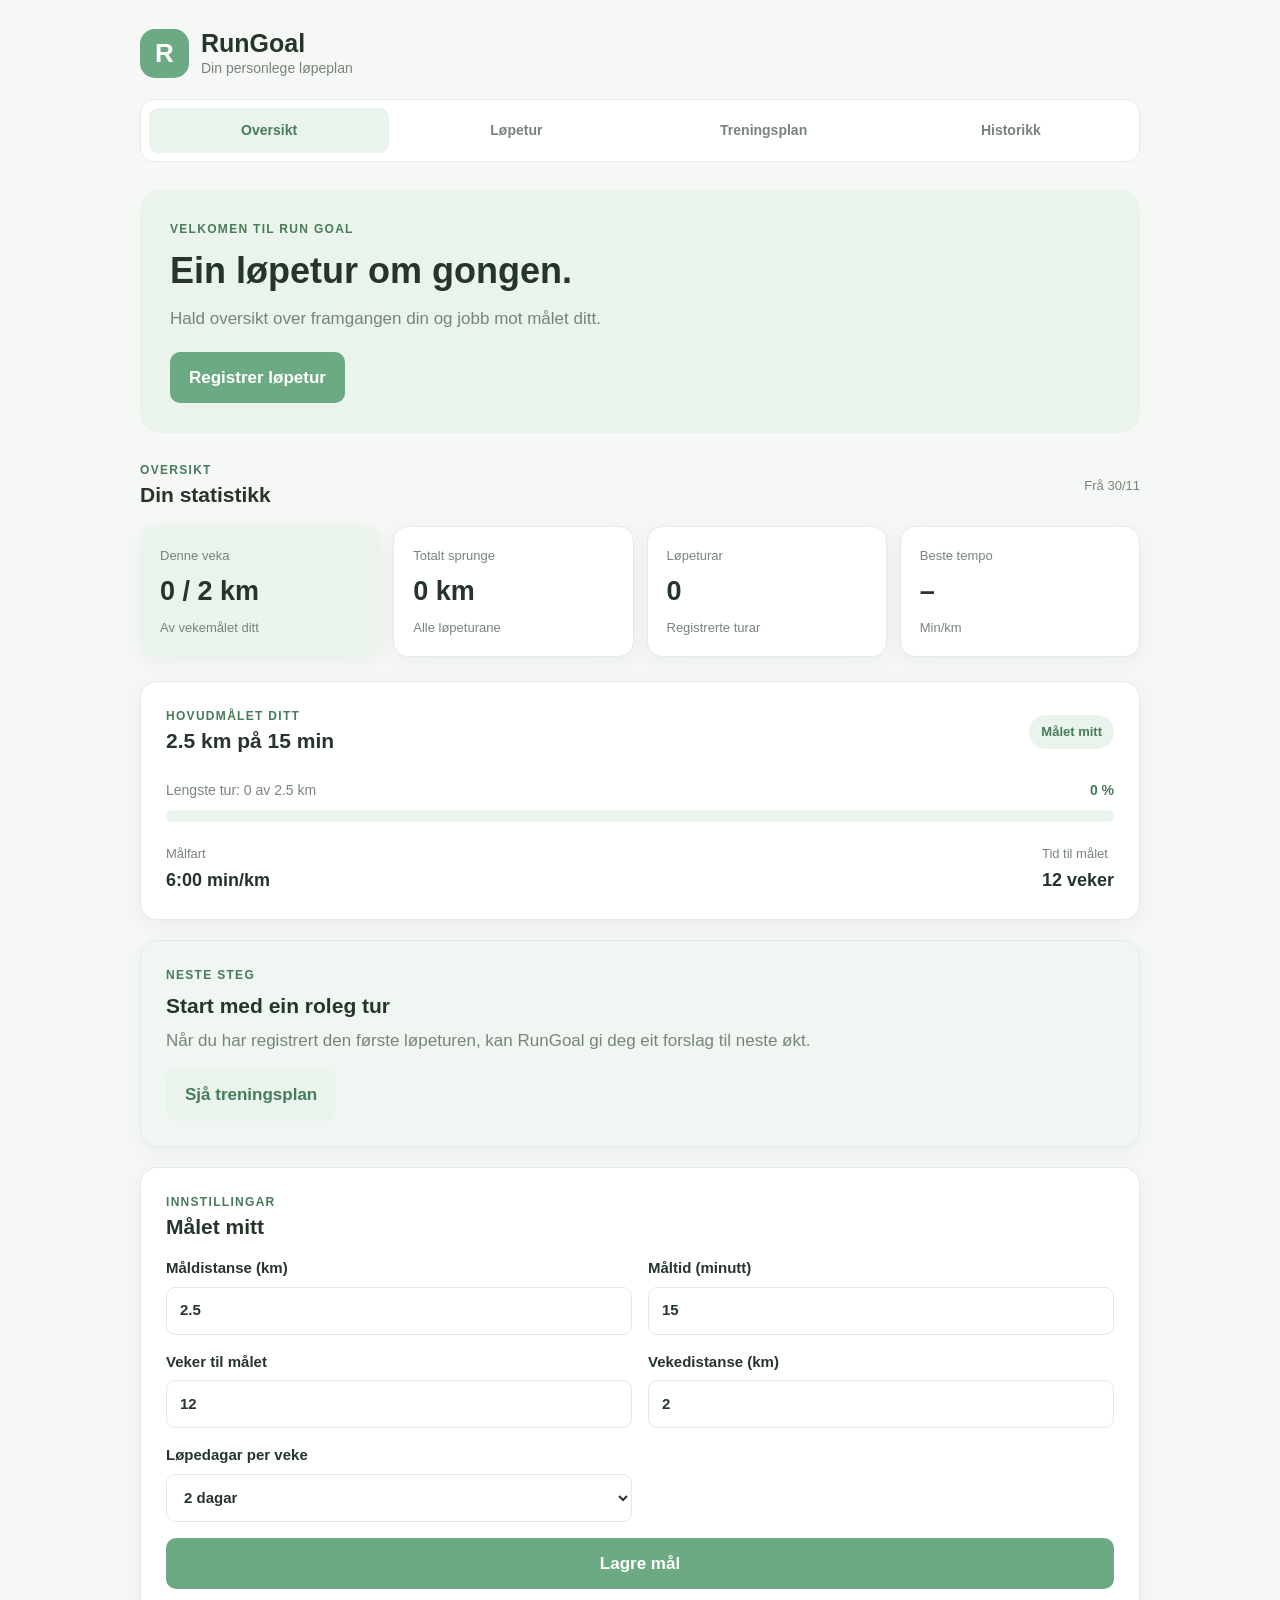
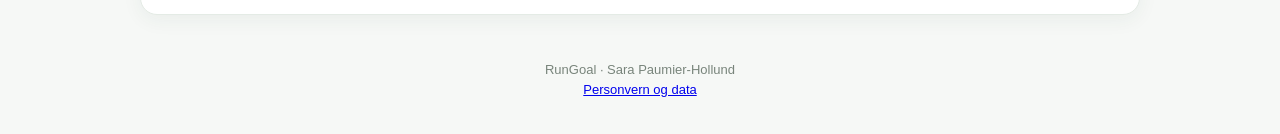
<file: index.html>
<!DOCTYPE html>
<html lang="nn">
<head>
    <meta charset="UTF-8">
    <meta name="viewport" content="width=device-width, initial-scale=1.0">

    <title>RunGoal</title>

    <meta name="theme-color" content="#6caa83">
    <meta name="apple-mobile-web-app-capable" content="yes">
    <meta name="apple-mobile-web-app-title" content="RunGoal">
    <meta name="apple-mobile-web-app-status-bar-style" content="default">

    <link rel="manifest" href="./manifest.json">
    <link rel="apple-touch-icon" href="./rungoal-icon-192.png">
    <link rel="stylesheet" href="style.css">
</head>

<body>
<div class="app">

    <header class="topbar">
        <div class="brand">
            <div class="brand-icon">R</div>
            <div>
                <h1>RunGoal</h1>
                <p>Din personlege løpeplan</p>
            </div>
        </div>
    </header>

    <nav class="navigation">
        <button class="nav-button active" data-page="dashboard">Oversikt</button>
        <button class="nav-button" data-page="log">Løpetur</button>
        <button class="nav-button" data-page="plan">Treningsplan</button>
        <button class="nav-button" data-page="history">Historikk</button>
    </nav>

    <main>

        <!-- FRAMSIDE -->
        <section id="dashboard" class="page active">

            <div class="hero">
                <p class="eyebrow">VELKOMEN TIL RUN GOAL</p>
                <h2>Ein løpetur om gongen.</h2>
                <p>Hald oversikt over framgangen din og jobb mot målet ditt.</p>

                <button class="primary-button" data-open-page="log">
                    Registrer løpetur
                </button>
            </div>

            <div class="section-heading">
                <div>
                    <p class="eyebrow">OVERSIKT</p>
                    <h2>Din statistikk</h2>
                </div>
                <span class="muted" id="currentWeekLabel"></span>
            </div>

            <div class="stats-grid">

                <article class="stat-card featured-stat">
                    <span class="stat-label">Denne veka</span>
                    <strong id="weekDistance">0 km</strong>
                    <span class="stat-description">Av vekemålet ditt</span>
                </article>

                <article class="stat-card">
                    <span class="stat-label">Totalt sprunge</span>
                    <strong id="totalDistance">0 km</strong>
                    <span class="stat-description">Alle løpeturane</span>
                </article>

                <article class="stat-card">
                    <span class="stat-label">Løpeturar</span>
                    <strong id="runCount">0</strong>
                    <span class="stat-description">Registrerte turar</span>
                </article>

                <article class="stat-card">
                    <span class="stat-label">Beste tempo</span>
                    <strong id="bestPace">–</strong>
                    <span class="stat-description">Min/km</span>
                </article>

            </div>

            <article class="card progress-card">
                <div class="section-heading">
                    <div>
                        <p class="eyebrow">HOVUDMÅLET DITT</p>
                        <h2 id="goalTitle">2,5 km på 15 min</h2>
                    </div>
                    <span class="goal-tag">Målet mitt</span>
                </div>

                <div class="progress-info">
                    <span id="progressDescription">Lengste tur: 0 km</span>
                    <strong id="progressPercent">0 %</strong>
                </div>

                <div class="progress-track">
                    <div id="progressBar" class="progress-fill"></div>
                </div>

                <div class="goal-details">
                    <div>
                        <span>Målfart</span>
                        <strong id="goalPace">6:00 min/km</strong>
                    </div>
                    <div>
                        <span>Tid til målet</span>
                        <strong id="weeksLeft">12 veker</strong>
                    </div>
                </div>
            </article>

            <article class="card next-card">
                <p class="eyebrow">NESTE STEG</p>
                <h2 id="nextRunTitle">Neste løpetur</h2>
                <p id="nextRunText">
                    Registrer din første løpetur for å få forslag til neste økt.
                </p>
                <button class="secondary-button" data-open-page="plan">
                    Sjå treningsplan
                </button>
            </article>

            <article class="card">
                <div class="section-heading">
                    <div>
                        <p class="eyebrow">INNSTILLINGAR</p>
                        <h2>Målet mitt</h2>
                    </div>
                </div>

                <form id="goalForm" class="goal-form">

                    <label>
                        Måldistanse (km)
                        <input type="number" id="targetDistance"
                               min="0.1" step="0.1" required>
                    </label>

                    <label>
                        Måltid (minutt)
                        <input type="number" id="targetMinutes"
                               min="1" step="0.5" required>
                    </label>

                    <label>
                        Veker til målet
                        <input type="number" id="goalWeeks"
                               min="1" max="52" required>
                    </label>

                    <label>
                        Vekedistanse (km)
                        <input type="number" id="weeklyDistance"
                               min="0.1" step="0.5" required>
                    </label>

                    <label>
                        Løpedagar per veke
                        <select id="runningDays">
                            <option value="1">1 dag</option>
                            <option value="2">2 dagar</option>
                            <option value="3">3 dagar</option>
                        </select>
                    </label>

                    <button type="submit" class="primary-button full-width">
                        Lagre mål
                    </button>

                </form>
                
            </article>

        </section>

        <!-- REGISTRER LØPETUR -->
        <section id="log" class="page">

            <div class="page-heading">
                <p class="eyebrow">NY LØPETUR</p>
                <h2>Registrer løpeturen din</h2>
                <p>Bruk stoppeklokka eller skriv inn tida sjølv.</p>
            </div>

            <article class="card stopwatch-card">
                <p class="eyebrow">STOPPEKLOKKE</p>

                <div id="stopwatch" class="stopwatch">00:00</div>

                <div class="timer-buttons">
                    <button id="startTimer" type="button" class="primary-button">
                        Start
                    </button>
                    <button id="pauseTimer" type="button" class="secondary-button" disabled>
                        Pause
                    </button>
                    <button id="resetTimer" type="button" class="secondary-button">
                        Nullstill
                    </button>
                </div>

                <p id="timerStatus" class="form-hint">
                    Har du brukt stoppeklokka, blir tida automatisk registrert.
                </p>
            </article>

            <form id="runForm" class="card run-form">

                <h2>Informasjon om løpeturen</h2>

                <label>
                    Dato
                    <input type="date" id="runDate" required>
                </label>

                <label>
                    Distanse (km)
                    <input type="number" id="runDistance"
                           min="0.1" max="500" step="0.01"
                           placeholder="Til dømes 2.5" required>
                </label>

                <div class="duration-inputs">
                    <label>
                        Tid (minutt)
                        <input type="number" id="manualMinutes"
                               min="0" max="999" step="1"
                               placeholder="15">
                    </label>

                    <label>
                        Sekund
                        <input type="number" id="manualSeconds"
                               min="0" max="59" step="1"
                               placeholder="30">
                    </label>
                </div>

                <p class="form-hint">
                    Har du starta stoppeklokka, brukar appen den tida.
                    Elles brukar appen tida du skriv inn her.
                </p>

                <label>
                    Korleis kjendes løpeturen?
                    <select id="runFeeling">
                        <option value="easy">Lett og behageleg</option>
                        <option value="normal">Passe tung</option>
                        <option value="hard">Tung</option>
                        <option value="pain">Eg hadde smerter</option>
                    </select>
                </label>

                <button type="submit" class="primary-button full-width">
                    Lagre løpetur
                </button>

            </form>

        </section>


        <!-- TRENINGSPLAN -->
        <section id="plan" class="page">

            <div class="page-heading">
                <p class="eyebrow">PLANEN DIN</p>
                <h2>Treningsplan</h2>
                <p>Planen blir tilpassa etter løpeturane du registrerer.</p>
            </div>

            <article class="card plan-summary">
                <p class="eyebrow">DITT VEKEFORSLAG</p>
                <h2 id="planTitle">Planen din</h2>
                <p id="planSummary">
                    Registrer løpeturar for å få ein meir tilpassa plan.
                </p>
            </article>

            <div id="trainingSessions" class="session-list"></div>

            <article class="card advice-card">
                <h3>Hugs å lytte til kroppen</h3>
                <p>
                    Planen er eit forslag, ikkje noko du må gjennomføre.
                    Legg inn kviledagar mellom løpeturane.
                </p>
                <p>
                    Ved smerter bør du ta pause frå løpinga.
                    Snakk med ein føresett eller helsepersonell dersom
                    smertene held fram.
                </p>
            </article>

        </section>


        <!-- HISTORIKK -->
        <section id="history" class="page">

            <div class="page-heading">
                <p class="eyebrow">TRENINGSLOGG</p>
                <h2>Historikk</h2>
                <p>Følg med på korleis du utviklar deg over tid.</p>
            </div>

            <article class="card">
                <p class="eyebrow">UTVIKLING</p>
                <h2>Distanse per veke</h2>
                <div id="weeklyChart" class="weekly-chart"></div>
            </article>

            <article class="card">
                <div class="calendar-header">
                    <button id="previousMonth" class="calendar-arrow"
                            type="button" aria-label="Førre månad">‹</button>

                    <h2 id="calendarMonth"></h2>

                    <button id="nextMonth" class="calendar-arrow"
                            type="button" aria-label="Neste månad">›</button>
                </div>

                <div id="calendarGrid" class="calendar-grid"></div>

                <p class="form-hint calendar-hint">
                    Grøn prikk betyr at du har registrert ein løpetur.
                </p>
            </article>

            <article class="card">
                <h2 id="selectedDateTitle">Løpeturar</h2>
                <div id="selectedDayRuns"></div>
            </article>

            <div class="history-heading">
                <h2>Alle løpeturane</h2>
                <button id="exportData" class="secondary-button" type="button">
                    Eksporter data
                </button>
            </div>

            <div id="runHistory" class="history-list"></div>

        </section>

    </main>

    <footer>
        <p>RunGoal · Sara Paumier-Hollund</p>
    <a href="personvern.html">
        Personvern og data
    </a>
    </footer>

</div>

<script src="script.js"></script>
</body>
</html>
</file>
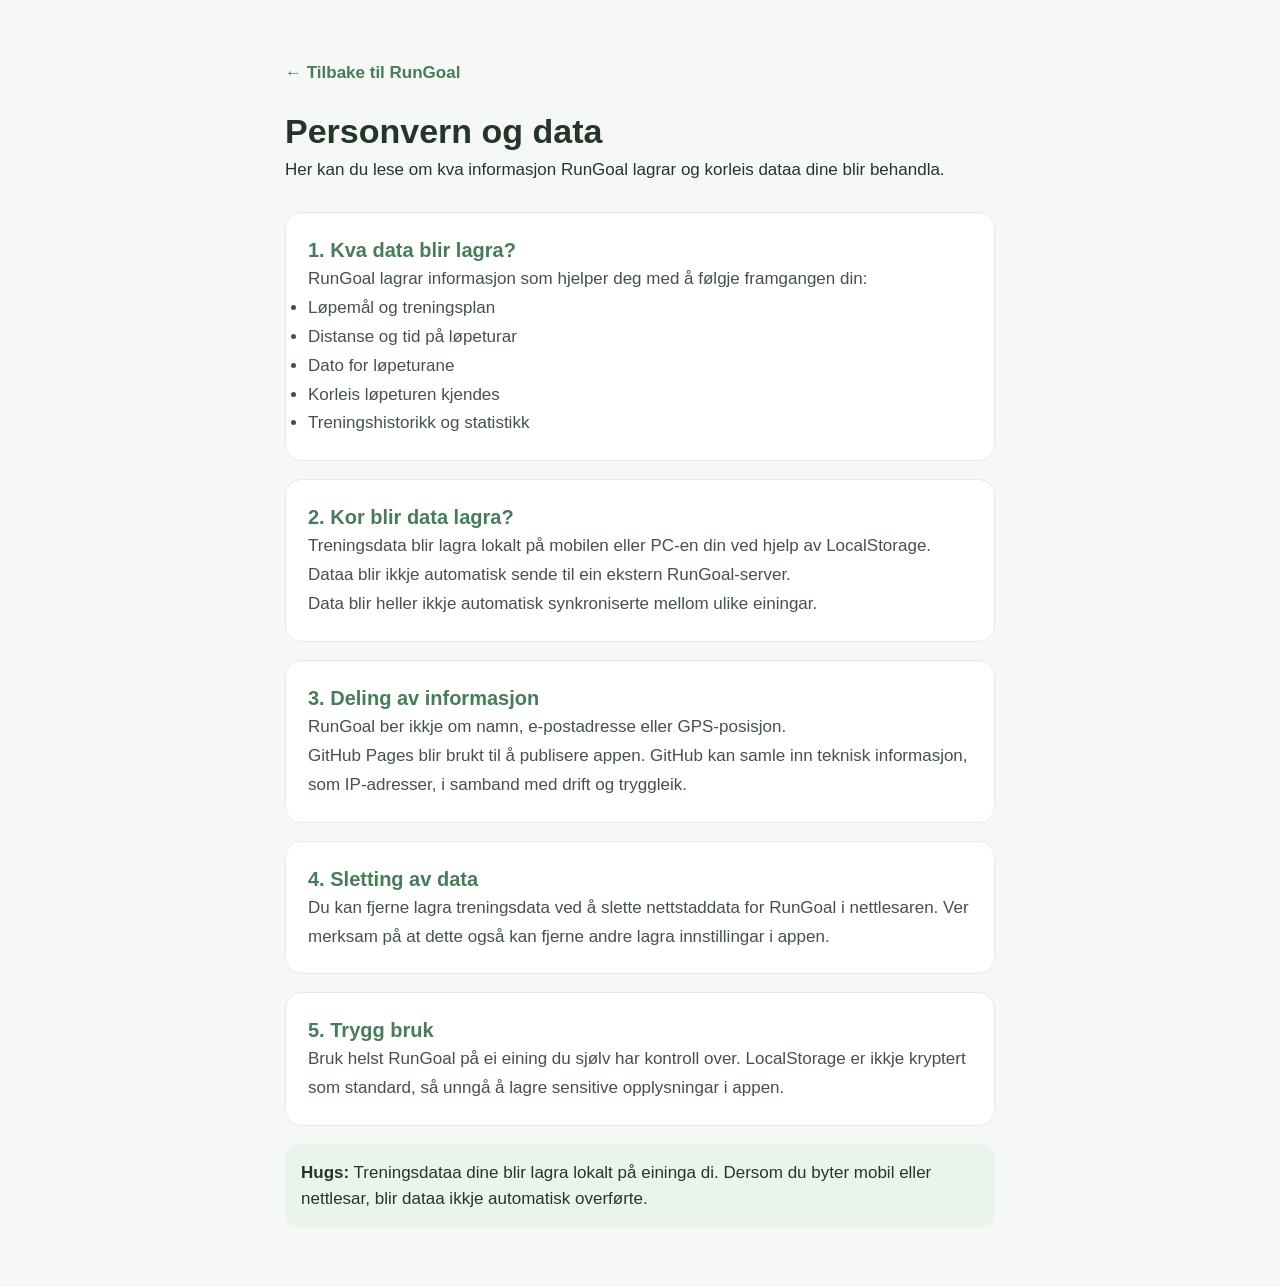
<file: personvern.html>
<!DOCTYPE html>
<html lang="no">
<head>
    <meta charset="UTF-8">
    <meta name="viewport" content="width=device-width, initial-scale=1.0">
    <meta name="theme-color" content="#62a87c">

    <title>Personvern og data – RunGoal</title>

    <link rel="stylesheet" href="style.css">

    <style>
        .privacy-page {
            max-width: 750px;
            margin: 40px auto;
            padding: 20px;
        }

        .privacy-header {
            margin-bottom: 30px;
        }

        .privacy-card {
            background: white;
            padding: 22px;
            border-radius: 16px;
            margin-bottom: 18px;
            border: 1px solid #e3ebe5;
        }

        .privacy-card h2 {
            color: #477c5b;
            margin-top: 0;
            font-size: 20px;
        }

        .privacy-card p,
        .privacy-card li {
            line-height: 1.7;
            color: #445248;
        }

        .back-link {
            display: inline-block;
            color: #477c5b;
            text-decoration: none;
            font-weight: bold;
            margin-bottom: 20px;
        }

        .privacy-note {
            background: #eaf4ed;
            padding: 16px;
            border-radius: 12px;
        }
    </style>
</head>

<body>

    <main class="privacy-page">

        <a href="index.html" class="back-link">
            ← Tilbake til RunGoal
        </a>

        <header class="privacy-header">
            <h1>Personvern og data</h1>
            <p>
                Her kan du lese om kva informasjon RunGoal lagrar
                og korleis dataa dine blir behandla.
            </p>
        </header>

        <section class="privacy-card">
            <h2>1. Kva data blir lagra?</h2>
            <p>RunGoal lagrar informasjon som hjelper deg
            med å følgje framgangen din:</p>
            <ul>
                <li>Løpemål og treningsplan</li>
                <li>Distanse og tid på løpeturar</li>
                <li>Dato for løpeturane</li>
                <li>Korleis løpeturen kjendes</li>
                <li>Treningshistorikk og statistikk</li>
            </ul>
        </section>

        <section class="privacy-card">
            <h2>2. Kor blir data lagra?</h2>
            <p>
                Treningsdata blir lagra lokalt på mobilen
                eller PC-en din ved hjelp av LocalStorage.
                Dataa blir ikkje automatisk sende til ein
                ekstern RunGoal-server.
            </p>
            <p>
                Data blir heller ikkje automatisk synkroniserte
                mellom ulike einingar.
            </p>
        </section>

        <section class="privacy-card">
            <h2>3. Deling av informasjon</h2>
            <p>
                RunGoal ber ikkje om namn, e-postadresse
                eller GPS-posisjon.
            </p>
            <p>
                GitHub Pages blir brukt til å publisere appen.
                GitHub kan samle inn teknisk informasjon,
                som IP-adresser, i samband med drift og tryggleik.
            </p>
        </section>

        <section class="privacy-card">
            <h2>4. Sletting av data</h2>
            <p>
                Du kan fjerne lagra treningsdata ved å slette
                nettstaddata for RunGoal i nettlesaren.
                Ver merksam på at dette også kan fjerne
                andre lagra innstillingar i appen.
            </p>
        </section>

        <section class="privacy-card">
            <h2>5. Trygg bruk</h2>
            <p>
                Bruk helst RunGoal på ei eining du sjølv
                har kontroll over. LocalStorage er ikkje
                kryptert som standard, så unngå å lagre
                sensitive opplysningar i appen.
            </p>
        </section>

        <div class="privacy-note">
            <strong>Hugs:</strong>
            Treningsdataa dine blir lagra lokalt på eininga
            di. Dersom du byter mobil eller nettlesar,
            blir dataa ikkje automatisk overførte.
        </div>

    </main>

</body>
</html>
</file>
<file: style.css>
* {
    box-sizing: border-box;
    margin: 0;
    padding: 0;
}

:root {
    --green: #6caa83;
    --green-dark: #477c5b;
    --green-light: #eaf4ed;
    --background: #f6f8f6;
    --white: #ffffff;
    --text: #26352b;
    --muted: #78847b;
    --border: #e4ebe5;
    --shadow: 0 5px 20px rgba(35, 65, 43, 0.06);
}

body {
    font-family: Arial, Helvetica, sans-serif;
    background: var(--background);
    color: var(--text);
    font-size: 17px;
    line-height: 1.5;
}

button,
input,
select {
    font: inherit;
}

button {
    cursor: pointer;
}

button:disabled {
    opacity: 0.45;
    cursor: not-allowed;
}

.app {
    width: min(100% - 32px, 1000px);
    margin: 0 auto;
}

/* TOPP OG LOGO */

.topbar {
    padding: 28px 0 20px;
}

.brand {
    display: flex;
    align-items: center;
    gap: 12px;
}

.brand-icon {
    width: 49px;
    height: 49px;
    display: grid;
    place-items: center;
    background: var(--green);
    color: white;
    border-radius: 15px;
    font-size: 26px;
    font-weight: bold;
}

.brand h1 {
    font-size: 25px;
    line-height: 1.2;
}

.brand p {
    color: var(--muted);
    font-size: 14px;
}

/* NAVIGASJON */

.navigation {
    display: flex;
    gap: 7px;
    padding: 8px;
    background: var(--white);
    border: 1px solid var(--border);
    border-radius: 14px;
    margin-bottom: 28px;
    overflow-x: auto;
}

.nav-button {
    flex: 1;
    min-width: 95px;
    border: none;
    background: transparent;
    color: var(--muted);
    padding: 12px 13px;
    border-radius: 9px;
    font-size: 14px;
    font-weight: bold;
    white-space: nowrap;
}

.nav-button.active {
    background: var(--green-light);
    color: var(--green-dark);
}

/* SIDER */

.page {
    display: none;
}

.page.active {
    display: block;
}

.page-heading {
    margin-bottom: 23px;
}

.page-heading h2 {
    font-size: 30px;
    margin: 5px 0;
}

.page-heading > p:last-child {
    color: var(--muted);
}

/* TEKST OG OVERSKRIFTER */

.eyebrow {
    color: var(--green-dark);
    font-size: 12px;
    font-weight: bold;
    letter-spacing: 1.3px;
}

.muted {
    color: var(--muted);
    font-size: 13px;
}

.section-heading {
    display: flex;
    align-items: center;
    justify-content: space-between;
    gap: 12px;
    margin-bottom: 15px;
}

.section-heading h2,
.card h2 {
    font-size: 21px;
}

/* KNAPPAR */

.primary-button,
.secondary-button {
    border: none;
    border-radius: 10px;
    padding: 13px 19px;
    font-weight: bold;
    transition: background 0.2s;
}

.primary-button {
    background: var(--green);
    color: white;
}

.primary-button:hover {
    background: var(--green-dark);
}

.secondary-button {
    background: var(--green-light);
    color: var(--green-dark);
}

.secondary-button:hover {
    background: #dcebe0;
}

.full-width {
    width: 100%;
}

/* FRAMSIDA */

.hero {
    background: var(--green-light);
    padding: 30px;
    border-radius: 20px;
    margin-bottom: 28px;
}

.hero h2 {
    font-size: clamp(26px, 5vw, 36px);
    margin: 6px 0 8px;
}

.hero > p:not(.eyebrow) {
    color: var(--muted);
    margin-bottom: 20px;
    max-width: 570px;
}

.stats-grid {
    display: grid;
    grid-template-columns: repeat(4, 1fr);
    gap: 13px;
    margin-bottom: 24px;
}

.stat-card {
    background: var(--white);
    border: 1px solid var(--border);
    border-radius: 15px;
    padding: 19px;
    box-shadow: var(--shadow);
}

.stat-card.featured-stat {
    background: var(--green-light);
    border-color: transparent;
}

.stat-label,
.stat-description {
    display: block;
    color: var(--muted);
    font-size: 13px;
}

.stat-card strong {
    display: block;
    font-size: 27px;
    margin: 6px 0;
    overflow-wrap: anywhere;
}

.card {
    background: var(--white);
    border: 1px solid var(--border);
    border-radius: 17px;
    padding: 25px;
    margin-bottom: 20px;
    box-shadow: var(--shadow);
}

.goal-tag {
    background: var(--green-light);
    color: var(--green-dark);
    border-radius: 30px;
    padding: 7px 12px;
    font-size: 13px;
    font-weight: bold;
    white-space: nowrap;
}

.progress-info {
    display: flex;
    justify-content: space-between;
    gap: 10px;
    margin: 23px 0 9px;
    color: var(--muted);
    font-size: 14px;
}

.progress-info strong {
    color: var(--green-dark);
}

.progress-track {
    height: 12px;
    border-radius: 20px;
    background: var(--green-light);
    overflow: hidden;
}

.progress-fill {
    width: 0;
    height: 100%;
    background: var(--green);
    border-radius: inherit;
    transition: width 0.3s ease;
}

.goal-details {
    display: flex;
    justify-content: space-between;
    gap: 15px;
    margin-top: 22px;
}

.goal-details div {
    display: flex;
    flex-direction: column;
    gap: 4px;
}

.goal-details span {
    color: var(--muted);
    font-size: 13px;
}

.goal-details strong {
    font-size: 18px;
}

.next-card {
    background: #f0f6f1;
}

.next-card h2 {
    margin: 6px 0;
}

.next-card > p:not(.eyebrow) {
    color: var(--muted);
    margin-bottom: 16px;
}

/* SKJEMA */

.goal-form,
.run-form {
    display: grid;
    gap: 16px;
}

.goal-form {
    grid-template-columns: repeat(2, 1fr);
}

.goal-form button {
    grid-column: 1 / -1;
}

label {
    display: flex;
    flex-direction: column;
    gap: 7px;
    font-size: 15px;
    font-weight: bold;
}

input,
select {
    width: 100%;
    min-height: 48px;
    padding: 11px 13px;
    border: 1px solid var(--border);
    border-radius: 9px;
    background: white;
    color: var(--text);
}

input:focus,
select:focus {
    outline: 2px solid var(--green);
    outline-offset: 1px;
}

.duration-inputs {
    display: grid;
    grid-template-columns: 1fr 1fr;
    gap: 12px;
}

.form-hint {
    color: var(--muted);
    font-size: 13px;
}

/* STOPPEKLOKKE */

.stopwatch-card {
    text-align: center;
    background: var(--green-light);
    padding: 32px 20px;
}

.stopwatch {
    font-size: clamp(50px, 12vw, 75px);
    font-weight: bold;
    letter-spacing: 2px;
    margin: 15px 0 22px;
    font-variant-numeric: tabular-nums;
}

.timer-buttons {
    display: flex;
    justify-content: center;
    flex-wrap: wrap;
    gap: 10px;
    margin-bottom: 15px;
}

/* TRENINGSPLAN */

.plan-summary {
    background: var(--green-light);
}

.plan-summary h2 {
    margin: 6px 0;
}

.plan-summary > p:last-child {
    color: var(--muted);
}

.session-list {
    display: grid;
    gap: 12px;
    margin-bottom: 20px;
}

.session-card {
    background: var(--white);
    border: 1px solid var(--border);
    border-radius: 14px;
    padding: 20px;
}

.session-card h3 {
    font-size: 17px;
    margin-bottom: 6px;
}

.session-card p {
    color: var(--muted);
}

.session-number {
    display: inline-grid;
    place-items: center;
    width: 30px;
    height: 30px;
    border-radius: 50%;
    background: var(--green-light);
    color: var(--green-dark);
    margin-right: 8px;
}

.rest-card {
    background: #f6f8f6;
}

.advice-card {
    background: #f0f6f1;
}

.advice-card h3 {
    margin-bottom: 9px;
}

.advice-card p + p {
    margin-top: 10px;
}

/* GRAF */

.weekly-chart {
    height: 200px;
    display: flex;
    align-items: end;
    justify-content: space-around;
    gap: 12px;
    padding: 20px 5px 0;
}

.chart-column {
    flex: 1;
    max-width: 70px;
    height: 100%;
    display: flex;
    flex-direction: column;
    justify-content: end;
    align-items: center;
    gap: 7px;
}

.chart-bar-area {
    height: 135px;
    width: 100%;
    display: flex;
    align-items: end;
    justify-content: center;
}

.chart-bar {
    width: min(38px, 75%);
    min-height: 3px;
    background: var(--green);
    border-radius: 7px 7px 2px 2px;
}

.chart-value,
.chart-label {
    font-size: 12px;
    color: var(--muted);
}

/* KALENDER */

.calendar-header {
    display: flex;
    align-items: center;
    justify-content: space-between;
    margin-bottom: 18px;
}

.calendar-header h2 {
    font-size: 19px;
}

.calendar-arrow {
    border: none;
    background: var(--green-light);
    color: var(--green-dark);
    width: 38px;
    height: 38px;
    border-radius: 10px;
    font-size: 25px;
}

.calendar-grid {
    display: grid;
    grid-template-columns: repeat(7, 1fr);
    gap: 5px;
}

.calendar-day-name,
.calendar-day {
    min-height: 42px;
    display: grid;
    place-items: center;
    border-radius: 8px;
    font-size: 14px;
}

.calendar-day-name {
    color: var(--muted);
    font-weight: bold;
}

.calendar-day {
    position: relative;
    border: none;
    background: transparent;
    color: var(--text);
}

.calendar-day.has-run::after {
    content: "";
    position: absolute;
    bottom: 4px;
    width: 5px;
    height: 5px;
    border-radius: 50%;
    background: var(--green);
}

.calendar-day.selected {
    background: var(--green-light);
    color: var(--green-dark);
    font-weight: bold;
}

.calendar-day.today {
    border: 1px solid var(--green);
}

.calendar-day.empty {
    pointer-events: none;
}

.calendar-hint {
    margin-top: 14px;
}

/* HISTORIKK */

.history-heading {
    display: flex;
    align-items: center;
    justify-content: space-between;
    gap: 12px;
    margin: 28px 0 14px;
}

.history-heading h2 {
    font-size: 21px;
}

.history-list {
    background: var(--white);
    border: 1px solid var(--border);
    border-radius: 15px;
    padding: 0 18px;
    margin-bottom: 20px;
}

.day-run,
.history-item {
    display: flex;
    justify-content: space-between;
    align-items: center;
    gap: 12px;
    padding: 13px 0;
    border-bottom: 1px solid var(--border);
}

.day-run:last-child,
.history-item:last-child {
    border-bottom: none;
}

.day-run p,
.history-item p {
    color: var(--muted);
    font-size: 13px;
}

.delete-run {
    border: none;
    background: transparent;
    color: #a45b5b;
    font-size: 13px;
    padding: 8px;
}

.empty-message {
    color: var(--muted);
    padding: 15px 0;
}

/* FOOTER */

footer {
    text-align: center;
    padding: 25px 0 35px;
    color: var(--muted);
    font-size: 13px;
}

/* MOBIL */

@media (max-width: 700px) {
    .app {
        width: min(100% - 22px, 600px);
    }

    .topbar {
        padding-top: 18px;
    }

    .navigation {
        margin-bottom: 20px;
        gap: 4px;
    }

    .nav-button {
        min-width: 83px;
        padding: 11px 9px;
        font-size: 13px;
    }

    .stats-grid {
        grid-template-columns: repeat(2, 1fr);
        gap: 10px;
    }

    .stat-card {
        padding: 15px;
    }

    .stat-card strong {
        font-size: 23px;
    }

    .card {
        padding: 20px;
    }

    .hero {
        padding: 23px;
    }

    .goal-form {
        grid-template-columns: 1fr;
    }

    .goal-details {
        flex-direction: column;
        gap: 13px;
    }

    .history-heading {
        align-items: flex-start;
        flex-direction: column;
    }

    .history-heading button {
        width: 100%;
    }
}

@media (prefers-reduced-motion: reduce) {
    *,
    *::before,
    *::after {
        transition-duration: 0.01ms !important;
    }
}
</file>
